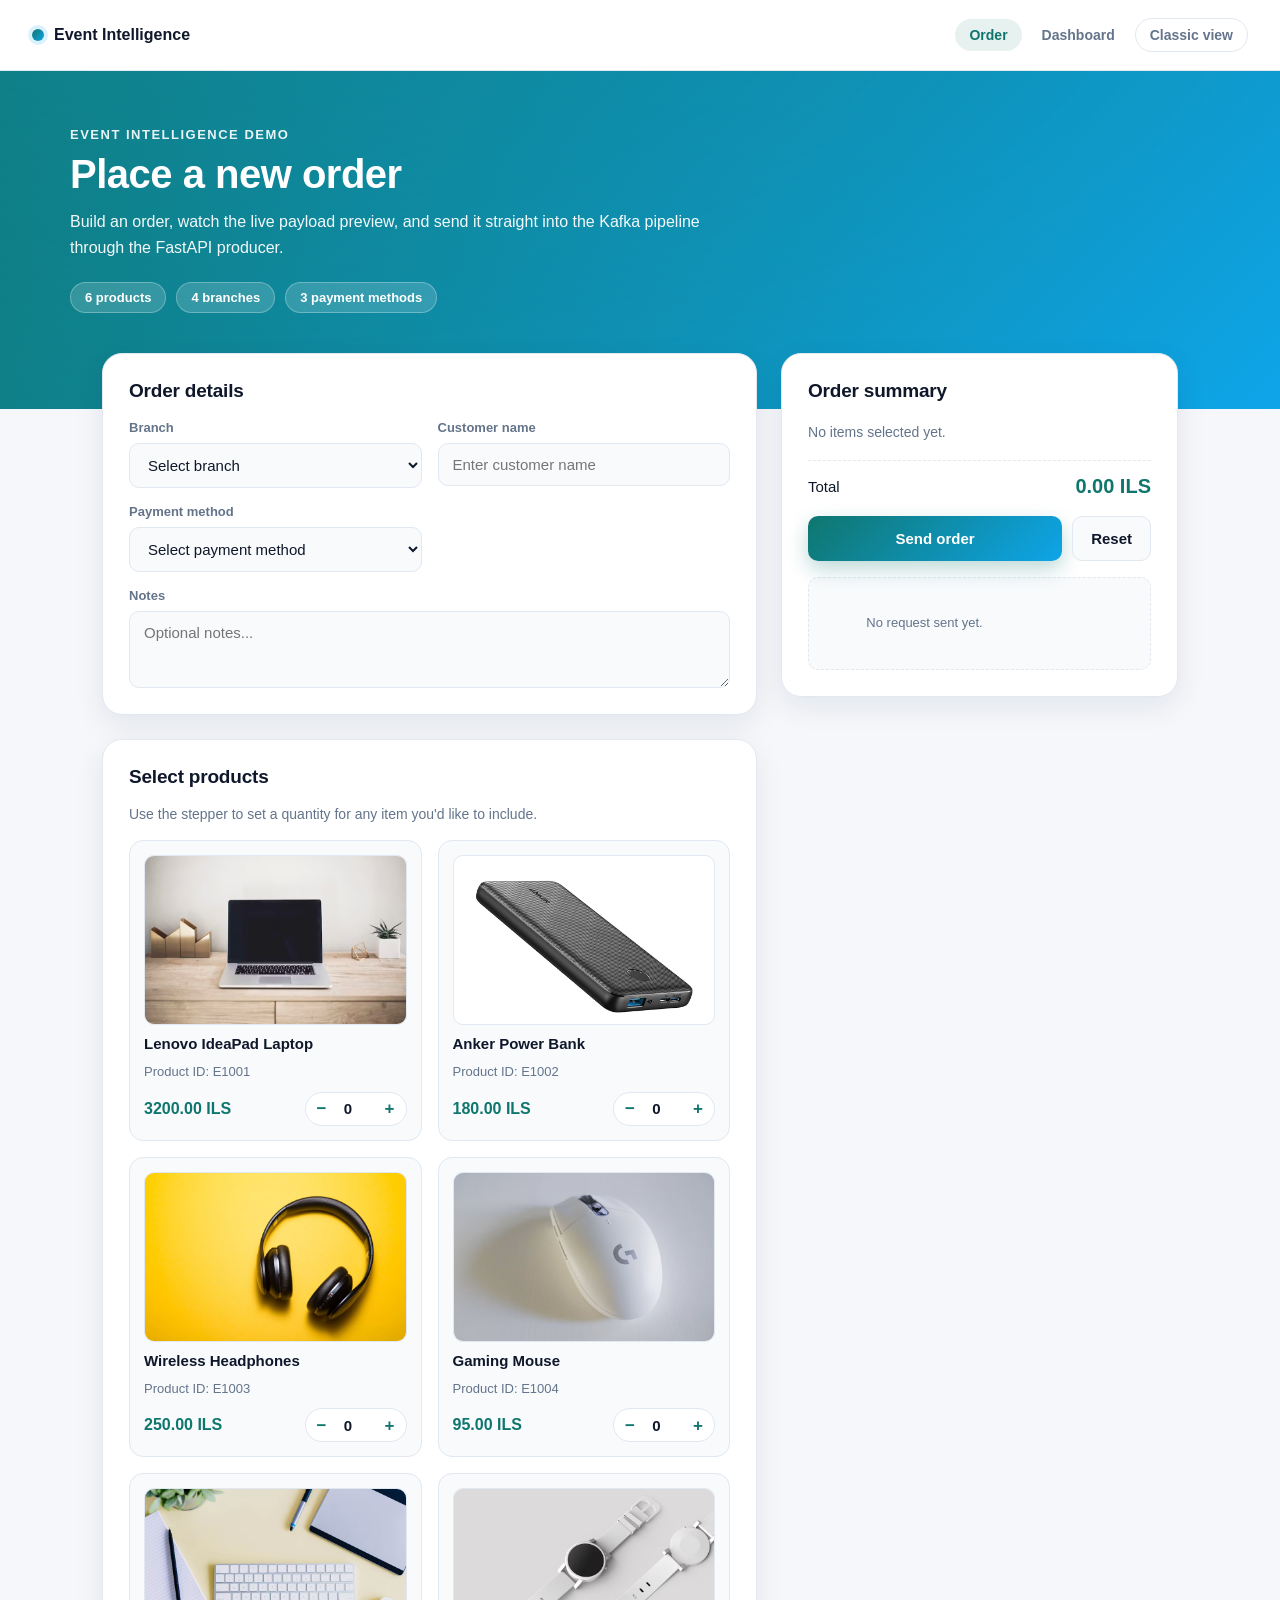
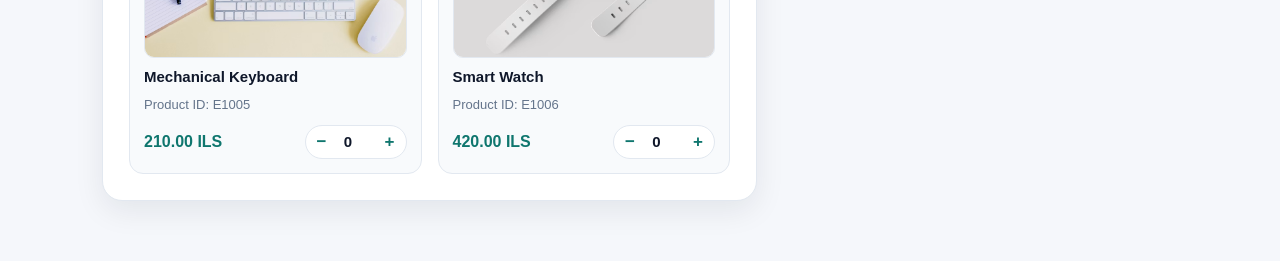
<file: frontend/order-page/index.html>
<!DOCTYPE html>
<html lang="en">
<head>
  <meta charset="UTF-8" />
  <meta name="viewport" content="width=device-width, initial-scale=1.0" />
  <title>Customer Order — Event Intelligence</title>
  <link rel="stylesheet" href="style.css" />
</head>
<body>
  <div class="app">
    <nav class="topbar">
      <a class="brand" href="index.html">
        <span class="brand__dot"></span>
        Event Intelligence
      </a>
      <div class="topbar__links">
        <a class="topbar__link topbar__link--active" href="index.html">Order</a>
        <a class="topbar__link" href="../dashboard-page/index.html">Dashboard</a>
        <a class="topbar__link topbar__link--ghost" href="index.html">Classic view</a>
      </div>
    </nav>

    <header class="hero">
      <div class="hero__inner">
        <p class="eyebrow">Event Intelligence Demo</p>
        <h1>Place a new order</h1>
        <p class="hero__text">
          Build an order, watch the live payload preview, and send it straight into the Kafka pipeline
          through the FastAPI producer.
        </p>
        <div class="hero__pills">
          <span class="pill">6 products</span>
          <span class="pill">4 branches</span>
          <span class="pill">3 payment methods</span>
        </div>
      </div>
    </header>

    <main class="layout">
      <section class="col-main">
        <form id="orderForm" class="card">
          <h2 class="card__title">Order details</h2>
          <div class="grid">
            <div class="field">
              <label for="branch">Branch</label>
              <select id="branch" name="branch" required>
                <option value="">Select branch</option>
                <option value="Gaza">Gaza</option>
                <option value="Rafah">Rafah</option>
                <option value="Khan Younis">Khan Younis</option>
                <option value="Deir al-Balah">Deir al-Balah</option>
              </select>
            </div>

            <div class="field">
              <label for="customer_name">Customer name</label>
              <input
                type="text"
                id="customer_name"
                name="customer_name"
                placeholder="Enter customer name"
                required
              />
            </div>

            <div class="field">
              <label for="payment_method">Payment method</label>
              <select id="payment_method" name="payment_method" required>
                <option value="">Select payment method</option>
                <option value="Cash">Cash</option>
                <option value="Card">Card</option>
                <option value="Jawwal Pay">Jawwal Pay</option>
              </select>
            </div>

            <div class="field field--full">
              <label for="notes">Notes</label>
              <textarea
                id="notes"
                name="notes"
                rows="3"
                placeholder="Optional notes..."
              ></textarea>
            </div>
          </div>
        </form>

        <div class="card">
          <div class="products__header">
            <h2 class="card__title">Select products</h2>
            <p>Use the stepper to set a quantity for any item you'd like to include.</p>
          </div>
          <div id="productsList" class="products__list"></div>
        </div>
      </section>

      <aside class="col-side">
        <div class="cart card">
          <h2 class="card__title">Order summary</h2>
          <div id="cartItems" class="cart__items empty">
            No items selected yet.
          </div>
          <div class="cart__total">
            <span>Total</span>
            <strong id="cartTotal">0.00 ILS</strong>
          </div>

          <div class="actions">
            <button type="submit" form="orderForm" class="btn btn--primary">Send order</button>
            <button type="button" id="resetBtn" class="btn btn--secondary">Reset</button>
          </div>

          <div id="resultBox" class="result-box empty">
            No request sent yet.
          </div>
        </div>
      </aside>
    </main>
  </div>

  <script src="script.js"></script>
</body>
</html>
</file>
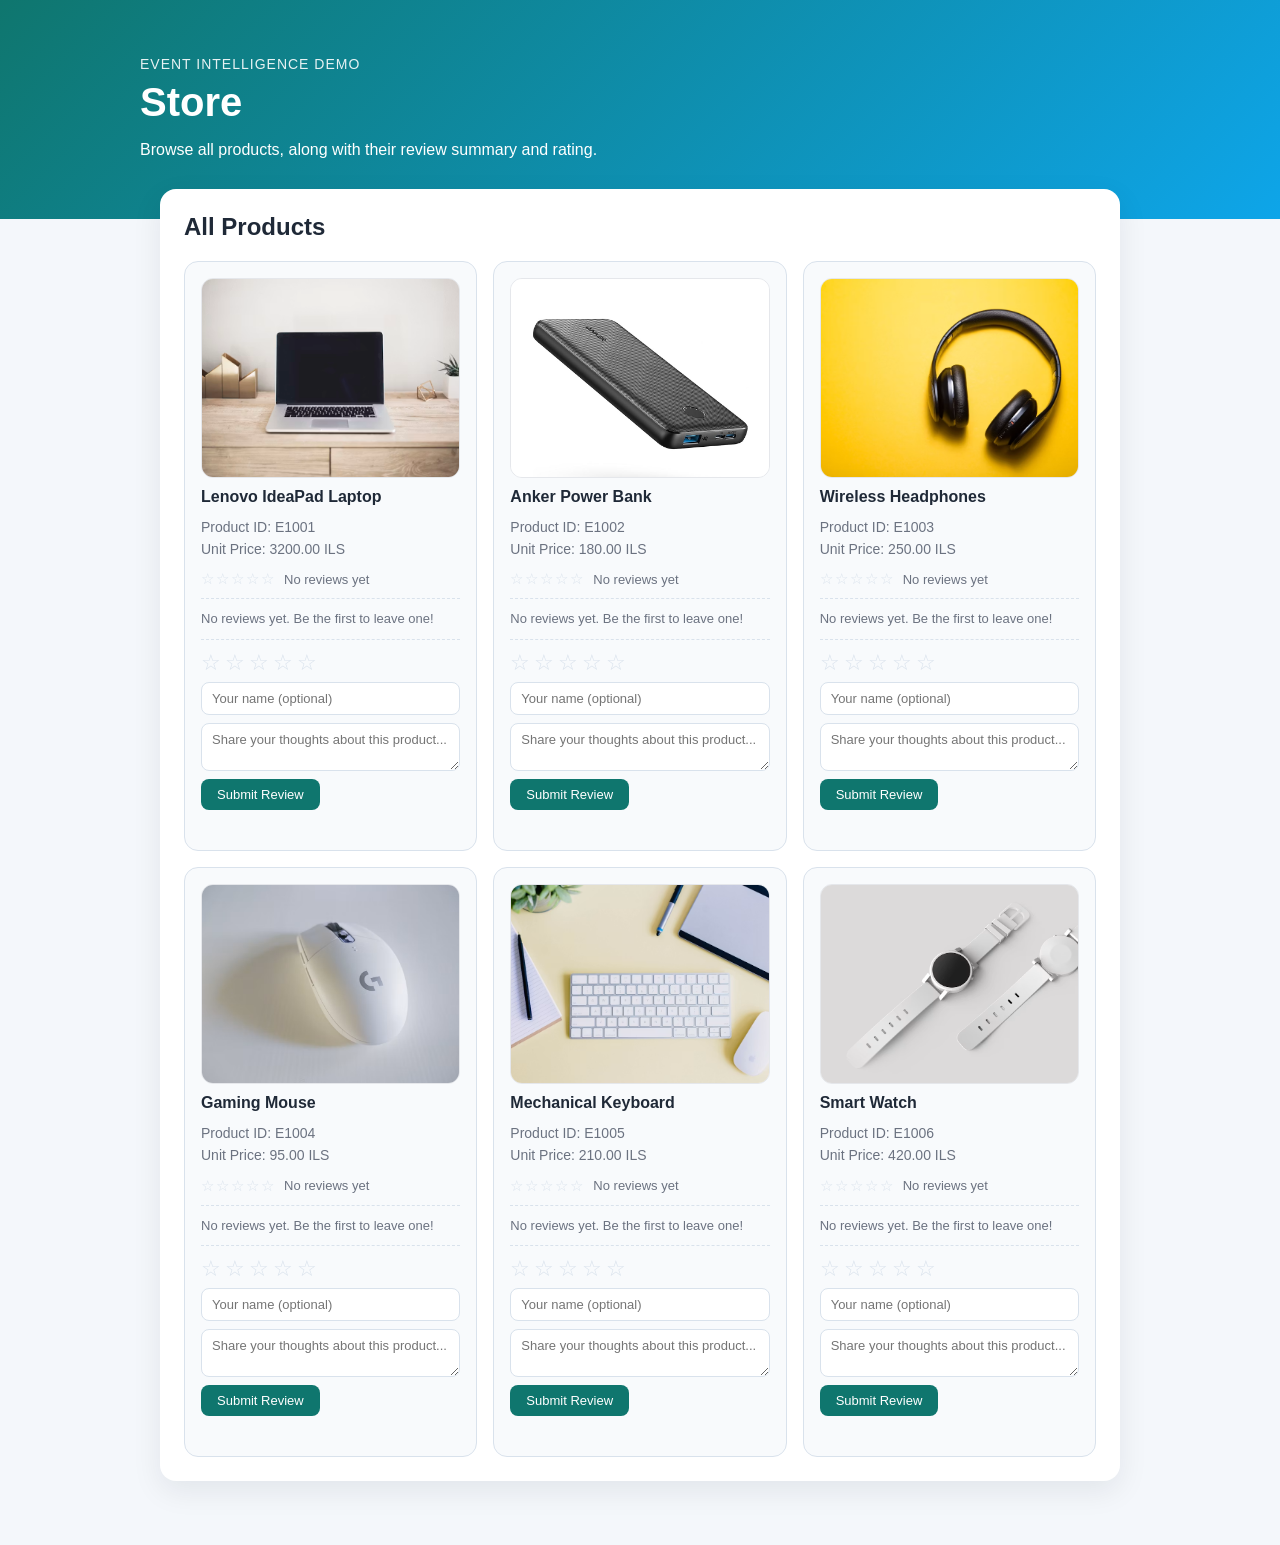
<file: frontend/store-page/index.html>
<!DOCTYPE html>
<html lang="en">
<head>
  <meta charset="UTF-8" />
  <meta name="viewport" content="width=device-width, initial-scale=1.0" />
  <title>Store</title>
  <link rel="stylesheet" href="style.css" />
</head>
<body>
  <div class="page">
    <header class="hero">
      <div class="hero__content">
        <p class="eyebrow">Event Intelligence Demo</p>
        <h1>Store</h1>
        <p class="hero__text">
          Browse all products, along with their review summary and rating.
        </p>
      </div>
    </header>

    <main class="container">
      <section class="card">
        <h2>All Products</h2>
        <div id="productsList" class="products__list"></div>
      </section>
    </main>
  </div>

  <script src="script.js"></script>
</body>
</html>
</file>
<file: frontend/order-page/style.css>
* {
  box-sizing: border-box;
}

:root {
  --primary: #0f766e;
  --primary-light: #14b8a6;
  --accent: #0ea5e9;
  --accent-2: #6366f1;
  --bg: #f5f7fb;
  --surface: #ffffff;
  --surface-alt: #f8fafc;
  --border: #e2e8f0;
  --text: #0f172a;
  --muted: #64748b;
  --success-bg: #ecfdf5;
  --success-text: #065f46;
  --error-bg: #fef2f2;
  --error-text: #991b1b;
  --shadow-sm: 0 2px 8px rgba(15, 23, 42, 0.06);
  --shadow-md: 0 10px 30px rgba(15, 23, 42, 0.08);
  --shadow-lg: 0 24px 60px rgba(15, 23, 42, 0.14);
  --radius-lg: 20px;
  --radius-md: 14px;
  --radius-sm: 10px;
}

body {
  margin: 0;
  font-family: -apple-system, BlinkMacSystemFont, "Segoe UI", Inter, Arial, sans-serif;
  background: var(--bg);
  color: var(--text);
}

.app {
  min-height: 100vh;
}

/* Topbar */
.topbar {
  display: flex;
  align-items: center;
  justify-content: space-between;
  padding: 18px 32px;
  background: var(--surface);
  border-bottom: 1px solid var(--border);
  position: sticky;
  top: 0;
  z-index: 20;
}

.brand {
  display: flex;
  align-items: center;
  gap: 10px;
  font-weight: 700;
  font-size: 16px;
  color: var(--text);
  text-decoration: none;
}

.brand__dot {
  width: 12px;
  height: 12px;
  border-radius: 50%;
  background: linear-gradient(135deg, var(--primary), var(--accent));
  box-shadow: 0 0 0 4px rgba(14, 165, 233, 0.15);
}

.topbar__links {
  display: flex;
  align-items: center;
  gap: 6px;
}

.topbar__link {
  padding: 8px 14px;
  border-radius: 999px;
  font-size: 14px;
  font-weight: 600;
  color: var(--muted);
  text-decoration: none;
  transition: 0.15s ease;
}

.topbar__link:hover {
  background: var(--surface-alt);
  color: var(--text);
}

.topbar__link--active {
  background: rgba(15, 118, 110, 0.1);
  color: var(--primary);
}

.topbar__link--ghost {
  border: 1px solid var(--border);
  color: var(--muted);
}

/* Hero */
.hero {
  background:
    radial-gradient(1200px 400px at 10% -20%, rgba(14, 165, 233, 0.25), transparent),
    linear-gradient(135deg, #0f766e, #0ea5e9);
  color: white;
  padding: 56px 32px 96px;
}

.hero__inner {
  max-width: 1140px;
  margin: 0 auto;
}

.eyebrow {
  margin: 0 0 10px;
  font-size: 13px;
  letter-spacing: 1.5px;
  text-transform: uppercase;
  opacity: 0.9;
  font-weight: 600;
}

.hero h1 {
  margin: 0 0 12px;
  font-size: 40px;
  letter-spacing: -0.5px;
}

.hero__text {
  margin: 0 0 22px;
  max-width: 640px;
  line-height: 1.6;
  opacity: 0.95;
}

.hero__pills {
  display: flex;
  gap: 10px;
  flex-wrap: wrap;
}

.pill {
  background: rgba(255, 255, 255, 0.16);
  border: 1px solid rgba(255, 255, 255, 0.28);
  backdrop-filter: blur(6px);
  padding: 7px 14px;
  border-radius: 999px;
  font-size: 13px;
  font-weight: 600;
}

/* Layout */
.layout {
  max-width: 1140px;
  margin: -56px auto 60px;
  padding: 0 32px;
  display: grid;
  grid-template-columns: 1.65fr 1fr;
  gap: 24px;
  align-items: start;
}

.col-side {
  position: sticky;
  top: 90px;
}

.card {
  background: var(--surface);
  border: 1px solid var(--border);
  border-radius: var(--radius-lg);
  box-shadow: var(--shadow-md);
  padding: 26px;
  margin-bottom: 24px;
}

.col-main .card:last-child {
  margin-bottom: 0;
}

.card__title {
  margin: 0 0 18px;
  font-size: 19px;
  letter-spacing: -0.2px;
}

.grid {
  display: grid;
  grid-template-columns: repeat(2, minmax(0, 1fr));
  gap: 16px;
}

.field {
  display: flex;
  flex-direction: column;
}

.field--full {
  grid-column: 1 / -1;
}

label {
  margin-bottom: 8px;
  font-weight: 600;
  font-size: 13px;
  color: var(--muted);
}

input,
select,
textarea {
  width: 100%;
  padding: 12px 14px;
  border: 1.5px solid var(--border);
  border-radius: var(--radius-sm);
  background: var(--surface-alt);
  font-size: 15px;
  color: var(--text);
  font-family: inherit;
  transition: 0.15s ease;
}

input:focus,
select:focus,
textarea:focus {
  outline: none;
  border-color: var(--accent);
  background: var(--surface);
  box-shadow: 0 0 0 4px rgba(14, 165, 233, 0.12);
}

textarea {
  resize: vertical;
}

.products__header p {
  color: var(--muted);
  margin: 4px 0 0;
  font-size: 14px;
}

.products__list {
  display: grid;
  grid-template-columns: repeat(2, minmax(0, 1fr));
  gap: 16px;
  margin-top: 18px;
}

.product-card {
  border: 1px solid var(--border);
  border-radius: var(--radius-md);
  padding: 14px;
  background: var(--surface-alt);
  display: flex;
  flex-direction: column;
  gap: 10px;
  transition: 0.2s ease;
}

.product-card:hover {
  border-color: var(--primary-light);
  box-shadow: var(--shadow-sm);
  transform: translateY(-2px);
}

.product-card.is-selected {
  border-color: var(--primary);
  background: #f0fdfa;
}

.product-image {
  width: 100%;
  height: 170px;
  object-fit: cover;
  border-radius: var(--radius-sm);
  background: #fff;
  border: 1px solid var(--border);
}

.product-card h4 {
  margin: 0;
  font-size: 15px;
}

.product-meta {
  color: var(--muted);
  font-size: 13px;
  line-height: 1.5;
}

.product-price {
  font-weight: 700;
  color: var(--primary);
}

.product-controls {
  display: flex;
  align-items: center;
  justify-content: space-between;
  gap: 10px;
  margin-top: auto;
}

.stepper {
  display: flex;
  align-items: center;
  background: var(--surface);
  border: 1.5px solid var(--border);
  border-radius: 999px;
  overflow: hidden;
}

.stepper button {
  width: 32px;
  height: 32px;
  border: none;
  background: transparent;
  color: var(--primary);
  font-size: 17px;
  font-weight: 700;
  cursor: pointer;
  line-height: 1;
}

.stepper button:hover {
  background: rgba(15, 118, 110, 0.1);
}

.stepper input {
  width: 36px;
  border: none;
  background: transparent;
  text-align: center;
  padding: 6px 0;
  font-weight: 700;
}

.stepper input:focus {
  box-shadow: none;
}

@media (max-width: 768px) {
  .products__list {
    grid-template-columns: 1fr;
  }
}

/* Cart / summary */
.cart__items {
  display: flex;
  flex-direction: column;
  gap: 10px;
  max-height: 320px;
  overflow-y: auto;
  margin-bottom: 16px;
}

.cart__items.empty {
  color: var(--muted);
  font-size: 14px;
  padding: 4px 0;
}

.cart-row {
  display: flex;
  align-items: center;
  justify-content: space-between;
  gap: 10px;
  padding: 10px 12px;
  background: var(--surface-alt);
  border-radius: var(--radius-sm);
  border: 1px solid var(--border);
}

.cart-row__name {
  font-size: 13.5px;
  font-weight: 600;
}

.cart-row__qty {
  font-size: 12px;
  color: var(--muted);
}

.cart-row__price {
  font-size: 13.5px;
  font-weight: 700;
  color: var(--primary);
  white-space: nowrap;
}

.cart__total {
  display: flex;
  align-items: center;
  justify-content: space-between;
  padding-top: 14px;
  border-top: 1px dashed var(--border);
  font-size: 15px;
}

.cart__total strong {
  font-size: 20px;
  color: var(--primary);
}

.actions {
  display: flex;
  gap: 10px;
  margin-top: 18px;
  flex-wrap: wrap;
}

.btn {
  border: none;
  border-radius: var(--radius-sm);
  padding: 13px 18px;
  font-size: 15px;
  font-weight: 600;
  cursor: pointer;
  transition: 0.2s ease;
  flex: 1;
}

.btn--primary {
  background: linear-gradient(135deg, var(--primary), var(--accent));
  color: white;
  box-shadow: 0 8px 20px rgba(15, 118, 110, 0.28);
}

.btn--primary:hover {
  transform: translateY(-1px);
  box-shadow: 0 10px 24px rgba(15, 118, 110, 0.36);
}

.btn--secondary {
  background: var(--surface-alt);
  color: var(--text);
  border: 1.5px solid var(--border);
  flex: 0 0 auto;
}

.btn--secondary:hover {
  background: var(--border);
}

.result-box {
  margin-top: 16px;
  border-radius: var(--radius-sm);
  padding: 14px;
  background: var(--surface-alt);
  border: 1px dashed var(--border);
  white-space: pre-wrap;
  word-break: break-word;
  line-height: 1.6;
  font-size: 13px;
  max-height: 220px;
  overflow-y: auto;
}

.empty {
  color: var(--muted);
}

.success {
  background: var(--success-bg);
  color: var(--success-text);
  border: 1px solid #a7f3d0;
}

.error {
  background: var(--error-bg);
  color: var(--error-text);
  border: 1px solid #fecaca;
}

@media (max-width: 900px) {
  .layout {
    grid-template-columns: 1fr;
  }

  .col-side {
    position: static;
  }
}

@media (max-width: 640px) {
  .topbar {
    padding: 14px 18px;
    flex-wrap: wrap;
    gap: 10px;
  }

  .hero {
    padding: 40px 18px 80px;
  }

  .hero h1 {
    font-size: 30px;
  }

  .layout {
    padding: 0 18px;
    margin-top: -50px;
  }

  .grid,
  .products__list {
    grid-template-columns: 1fr;
  }
}
</file>
<file: frontend/store-page/style.css>
* {
  box-sizing: border-box;
}

:root {
  --bg: #f4f7fb;
  --surface: #ffffff;
  --surface-2: #f8fafc;
  --border: #d9e2ec;
  --text: #1f2937;
  --muted: #6b7280;
  --primary: #0f766e;
  --primary-dark: #115e59;
  --shadow: 0 10px 30px rgba(15, 23, 42, 0.08);
  --radius: 16px;
  --star: #f59e0b;
}

body {
  margin: 0;
  font-family: Arial, sans-serif;
  background: var(--bg);
  color: var(--text);
}

.page {
  min-height: 100vh;
}

.hero {
  background: linear-gradient(135deg, #0f766e, #0ea5e9);
  color: white;
  padding: 56px 20px;
}

.hero__content {
  max-width: 1000px;
  margin: 0 auto;
}

.eyebrow {
  margin: 0 0 8px;
  font-size: 14px;
  letter-spacing: 1px;
  text-transform: uppercase;
  opacity: 0.9;
}

.hero h1 {
  margin: 0 0 12px;
  font-size: 40px;
}

.hero__text {
  margin: 0;
  max-width: 720px;
  line-height: 1.6;
}

.container {
  max-width: 1000px;
  margin: -30px auto 0;
  padding: 0 20px 40px;
}

.card {
  background: var(--surface);
  border-radius: var(--radius);
  box-shadow: var(--shadow);
  padding: 24px;
  margin-bottom: 24px;
}

.card h2 {
  margin-top: 0;
}

.products__list {
  display: grid;
  grid-template-columns: repeat(3, minmax(0, 1fr));
  gap: 16px;
  margin-top: 18px;
}

.product-card {
  border: 1px solid var(--border);
  border-radius: 14px;
  padding: 16px;
  background: var(--surface-2);
  display: flex;
  flex-direction: column;
  gap: 10px;
}

.product-image {
  width: 100%;
  height: 200px;
  object-fit: cover;
  border-radius: 12px;
  background: #fff;
  border: 1px solid #e5e7eb;
}

.product-card h4 {
  margin: 0;
}

.product-meta {
  color: var(--muted);
  font-size: 14px;
  line-height: 1.6;
}

.product-rating {
  display: flex;
  align-items: center;
  gap: 8px;
  font-size: 15px;
}

.stars {
  color: var(--star);
  letter-spacing: 2px;
}

.stars--placeholder {
  color: var(--border);
}

.rating-value {
  color: var(--muted);
  font-size: 13px;
}

.product-reviews {
  color: var(--muted);
  font-size: 13px;
  line-height: 1.5;
  border-top: 1px dashed var(--border);
  padding-top: 10px;
}

.review-item {
  padding: 6px 0;
}

.review-item + .review-item {
  border-top: 1px solid var(--border);
}

.review-item__header {
  display: flex;
  justify-content: space-between;
  align-items: center;
  gap: 8px;
}

.review-item__name {
  font-weight: bold;
  color: var(--text);
}

.review-item__stars {
  color: var(--star);
  font-size: 13px;
  letter-spacing: 1px;
}

.review-item__text {
  margin-top: 2px;
}

.review-form {
  display: flex;
  flex-direction: column;
  gap: 8px;
  border-top: 1px dashed var(--border);
  padding-top: 12px;
  margin-top: auto;
}

.review-form__stars {
  display: flex;
  gap: 4px;
}

.star-btn {
  background: none;
  border: none;
  cursor: pointer;
  font-size: 22px;
  line-height: 1;
  color: var(--border);
  padding: 0;
}

.star-btn.is-active {
  color: var(--star);
}

.review-form__name,
.review-form__text {
  font-family: inherit;
  font-size: 13px;
  padding: 8px 10px;
  border: 1px solid var(--border);
  border-radius: 8px;
  resize: vertical;
}

.review-form__submit {
  align-self: flex-start;
  background: var(--primary);
  color: white;
  border: none;
  border-radius: 8px;
  padding: 8px 16px;
  font-size: 13px;
  cursor: pointer;
}

.review-form__submit:hover {
  background: var(--primary-dark);
}

.review-form__status {
  font-size: 13px;
  min-height: 16px;
}

.review-form__status.success {
  color: var(--primary-dark);
}

.review-form__status.error {
  color: #dc2626;
}

/* ===== AI Review Summary ===== */

.ai-review-summary {
  margin: 4px 0 2px;
  padding: 12px;
  border: 1px solid rgba(15, 118, 110, 0.25);
  border-radius: 10px;
  background: rgba(15, 118, 110, 0.06);
}

.ai-review-summary__header {
  display: flex;
  align-items: center;
  gap: 8px;
  margin-bottom: 8px;
}

.ai-review-summary__badge {
  padding: 4px 8px;
  border-radius: 999px;
  background: var(--primary);
  color: #ffffff;
  font-size: 11px;
  font-weight: bold;
  white-space: nowrap;
}

.ai-review-summary__title {
  color: var(--text);
  font-size: 14px;
  font-weight: bold;
}

.ai-review-summary__text {
  color: var(--text);
  font-size: 13px;
  line-height: 1.5;
}

.ai-review-summary__provider {
  margin-top: 8px;
  color: var(--muted);
  font-size: 11px;
}

/* ===== Responsive ===== */

@media (max-width: 992px) {
  .products__list {
    grid-template-columns: repeat(2, minmax(0, 1fr));
  }
}

@media (max-width: 768px) {
  .hero h1 {
    font-size: 30px;
  }

  .products__list {
    grid-template-columns: 1fr;
  }

  .container {
    margin-top: -20px;
  }
}

@media (max-width: 992px) {
  .products__list {
    grid-template-columns: repeat(2, minmax(0, 1fr));
  }
}

@media (max-width: 768px) {
  .hero h1 {
    font-size: 30px;
  }

  .products__list {
    grid-template-columns: 1fr;
  }

  .container {
    margin-top: -20px;
  }
}
</file>
